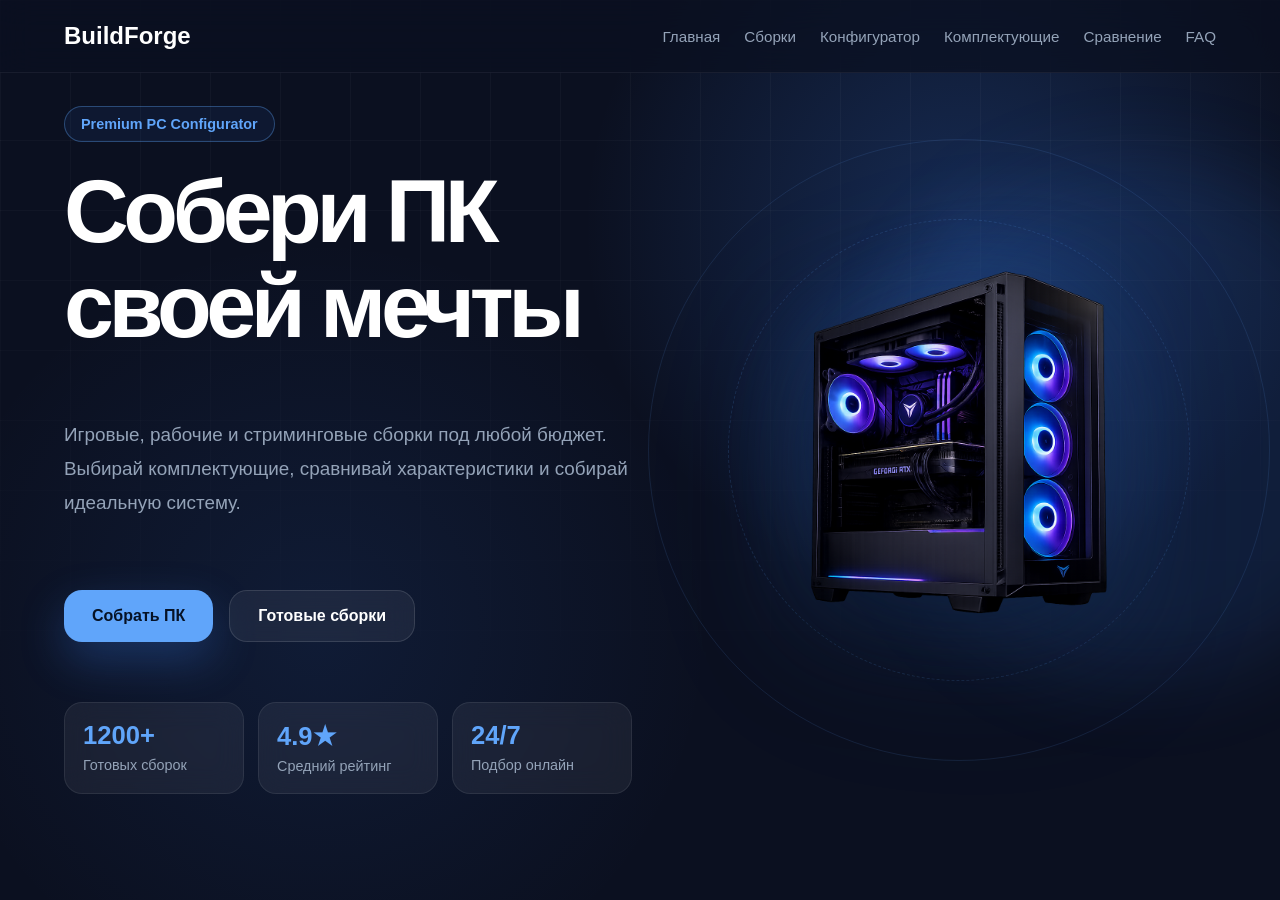
<file: index.html>
<!DOCTYPE html>
<html lang="ru">
<head>
    <meta charset="UTF-8">
    <meta name="viewport" content="width=device-width, initial-scale=1.0">
    <title>BuildForge | PC Configurator</title>

    <link rel="stylesheet" href="./css/style.css">
</head>
<body>

    <header class="header">
        <div class="container header-content">

            <a href="./index.html" class="logo">
                BuildForge
            </a>

            <nav class="nav">
                <a href="./index.html">Главная</a>
                <a href="./builds.html">Сборки</a>
                <a href="./configurator.html">Конфигуратор</a>
                <a href="./components.html">Комплектующие</a>
                <a href="./compare.html">Сравнение</a>
                <a href="./faq.html">FAQ</a>
            </nav>

        </div>
    </header>

    <main>

        <section class="hero">
            <div class="hero-bg"></div>

            <div class="container hero-content">

    <div class="hero-text">

                <span class="hero-badge">
                    Premium PC Configurator
                </span>

<h1>
    Собери ПК своей мечты <br>
</h1>

<div class="hero-space"></div>

                <p>
                    Игровые, рабочие и стриминговые сборки под любой бюджет.
                    Выбирай комплектующие, сравнивай характеристики и собирай
                    идеальную систему.
                </p>

                <div class="hero-actions">
                    <a href="./configurator.html" class="btn btn-primary">
                        Собрать ПК
                    </a>

                    <a href="./builds.html" class="btn btn-secondary">
                        Готовые сборки
                    </a>
                </div>
				
				<div class="hero-stats">
    <div class="hero-stat">
        <strong>1200+</strong>
        <span>Готовых сборок</span>
    </div>

    <div class="hero-stat">
        <strong>4.9★</strong>
        <span>Средний рейтинг</span>
    </div>

    <div class="hero-stat">
        <strong>24/7</strong>
        <span>Подбор онлайн</span>
    </div>
</div>

    </div>

<div class="hero-visual">
    <div class="hero-pc-glow"></div>

    <img
        src="./images/hero-pc.png"
        alt="Игровой ПК BuildForge"
        class="hero-pc"
    >
</div>

            </div>
        </section>




    </main>

    <script src="./js/script.js"></script>
</body>
</html>
</file>
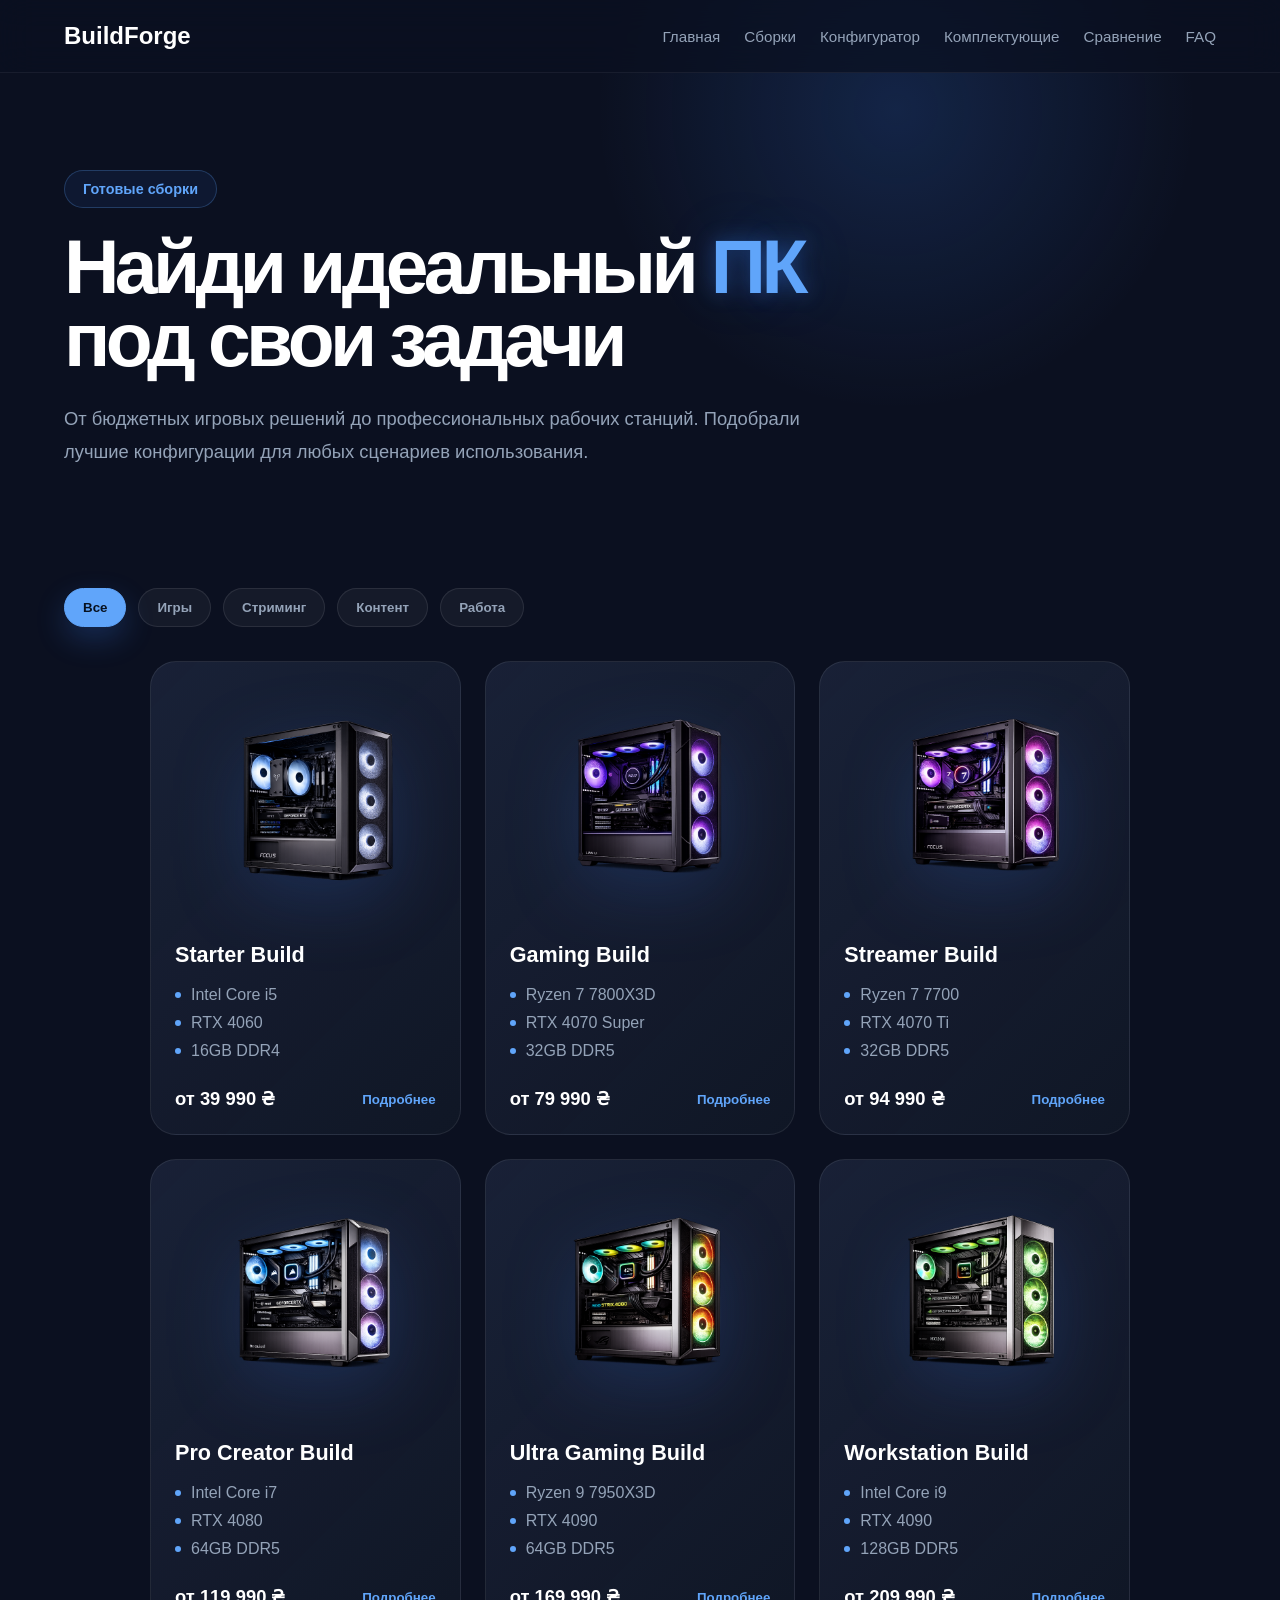
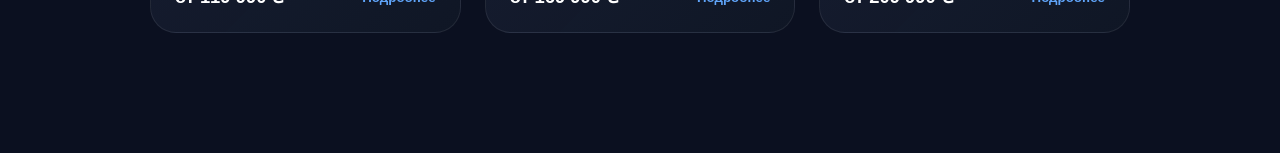
<file: builds.html>
<!DOCTYPE html>
<html lang="ru">
<head>
    <meta charset="UTF-8">
    <meta name="viewport" content="width=device-width, initial-scale=1.0">
    <title>Готовые сборки | BuildForge</title>

    <link rel="stylesheet" href="./css/style.css">
</head>
<body>

<header class="header">
    <div class="container header-content">
        <a href="./index.html" class="logo">BuildForge</a>

        <nav class="nav">
            <a href="./index.html">Главная</a>
            <a href="./builds.html">Сборки</a>
            <a href="./configurator.html">Конфигуратор</a>
            <a href="./components.html">Комплектующие</a>
            <a href="./compare.html">Сравнение</a>
            <a href="./faq.html">FAQ</a>
        </nav>
    </div>
</header>

<main>

<section class="page-hero">
    <div class="container">
        <span class="section-label">Готовые сборки</span>

        <h1>
            Найди идеальный <span>ПК</span><br>
            под свои задачи
        </h1>

        <p>
            От бюджетных игровых решений до профессиональных рабочих станций.
            Подобрали лучшие конфигурации для любых сценариев использования.
        </p>
    </div>
</section>

<section class="builds-page">
    <div class="container">

        <div class="build-filters">
            <button class="filter-btn active" data-filter="all">Все</button>
            <button class="filter-btn" data-filter="games">Игры</button>
            <button class="filter-btn" data-filter="streaming">Стриминг</button>
            <button class="filter-btn" data-filter="content">Контент</button>
            <button class="filter-btn" data-filter="work">Работа</button>
        </div>

        <div class="builds-grid">

            <article class="build-card" data-category="games">
                <img src="./images/starter-build.png" alt="Starter Build">

                <h3>Starter Build</h3>

                <ul>
                    <li>Intel Core i5</li>
                    <li>RTX 4060</li>
                    <li>16GB DDR4</li>
                </ul>

                <div class="build-bottom">
                    <strong>от 39 990 ₴</strong>

                    <button
                        class="build-link open-build-modal"
                        data-title="Starter Build"
                        data-image="./images/starter-build.png"
                        data-price="от 39 990 ₴"
                        data-description="Стартовая сборка для Full HD игр, учёбы и повседневной работы."
                        data-cpu="Intel Core i5"
                        data-gpu="RTX 4060"
                        data-ram="16GB DDR4"
                        data-ssd="1TB NVMe"
                        data-cs="180"
                        data-fortnite="95"
                        data-cyberpunk="45"
                    >
                        Подробнее
                    </button>
                </div>
            </article>

            <article class="build-card" data-category="games">
                <img src="./images/gaming-build.png" alt="Gaming Build">

                <h3>Gaming Build</h3>

                <ul>
                    <li>Ryzen 7 7800X3D</li>
                    <li>RTX 4070 Super</li>
                    <li>32GB DDR5</li>
                </ul>

                <div class="build-bottom">
                    <strong>от 79 990 ₴</strong>

                    <button
                        class="build-link open-build-modal"
                        data-title="Gaming Build"
                        data-image="./images/gaming-build.png"
                        data-price="от 79 990 ₴"
                        data-description="Сбалансированная игровая сборка для современных игр в Full HD и 2K."
                        data-cpu="Ryzen 7 7800X3D"
                        data-gpu="RTX 4070 Super"
                        data-ram="32GB DDR5"
                        data-ssd="1TB NVMe"
                        data-cs="420"
                        data-fortnite="220"
                        data-cyberpunk="105"
                    >
                        Подробнее
                    </button>
                </div>
            </article>

            <article class="build-card" data-category="streaming">
                <img src="./images/streamer-build.png" alt="Streamer Build">

                <h3>Streamer Build</h3>

                <ul>
                    <li>Ryzen 7 7700</li>
                    <li>RTX 4070 Ti</li>
                    <li>32GB DDR5</li>
                </ul>

                <div class="build-bottom">
                    <strong>от 94 990 ₴</strong>

                    <button
                        class="build-link open-build-modal"
                        data-title="Streamer Build"
                        data-image="./images/streamer-build.png"
                        data-price="от 94 990 ₴"
                        data-description="Сборка для игр, стриминга и записи контента без просадок."
                        data-cpu="Ryzen 7 7700"
                        data-gpu="RTX 4070 Ti"
                        data-ram="32GB DDR5"
                        data-ssd="2TB NVMe"
                        data-cs="460"
                        data-fortnite="250"
                        data-cyberpunk="125"
                    >
                        Подробнее
                    </button>
                </div>
            </article>

            <article class="build-card" data-category="content">
                <img src="./images/creator-build.png" alt="Pro Creator Build">

                <h3>Pro Creator Build</h3>

                <ul>
                    <li>Intel Core i7</li>
                    <li>RTX 4080</li>
                    <li>64GB DDR5</li>
                </ul>

                <div class="build-bottom">
                    <strong>от 119 990 ₴</strong>

                    <button
                        class="build-link open-build-modal"
                        data-title="Pro Creator Build"
                        data-image="./images/creator-build.png"
                        data-price="от 119 990 ₴"
                        data-description="Мощная сборка для монтажа, 3D, графики и профессиональных задач."
                        data-cpu="Intel Core i7"
                        data-gpu="RTX 4080"
                        data-ram="64GB DDR5"
                        data-ssd="2TB NVMe"
                        data-cs="520"
                        data-fortnite="280"
                        data-cyberpunk="150"
                    >
                        Подробнее
                    </button>
                </div>
            </article>

            <article class="build-card" data-category="games">
                <img src="./images/ultra-build.png" alt="Ultra Gaming Build">

                <h3>Ultra Gaming Build</h3>

                <ul>
                    <li>Ryzen 9 7950X3D</li>
                    <li>RTX 4090</li>
                    <li>64GB DDR5</li>
                </ul>

                <div class="build-bottom">
                    <strong>от 169 990 ₴</strong>

                    <button
                        class="build-link open-build-modal"
                        data-title="Ultra Gaming Build"
                        data-image="./images/ultra-build.png"
                        data-price="от 169 990 ₴"
                        data-description="Флагманская игровая сборка для 2K, 4K и максимальных настроек."
                        data-cpu="Ryzen 9 7950X3D"
                        data-gpu="RTX 4090"
                        data-ram="64GB DDR5"
                        data-ssd="2TB NVMe"
                        data-cs="650"
                        data-fortnite="360"
                        data-cyberpunk="210"
                    >
                        Подробнее
                    </button>
                </div>
            </article>

            <article class="build-card" data-category="work">
                <img src="./images/workstation-build.png" alt="Workstation Build">

                <h3>Workstation Build</h3>

                <ul>
                    <li>Intel Core i9</li>
                    <li>RTX 4090</li>
                    <li>128GB DDR5</li>
                </ul>

                <div class="build-bottom">
                    <strong>от 209 990 ₴</strong>

                    <button
                        class="build-link open-build-modal"
                        data-title="Workstation Build"
                        data-image="./images/workstation-build.png"
                        data-price="от 209 990 ₴"
                        data-description="Профессиональная рабочая станция для тяжёлых задач и больших проектов."
                        data-cpu="Intel Core i9"
                        data-gpu="RTX 4090"
                        data-ram="128GB DDR5"
                        data-ssd="4TB NVMe"
                        data-cs="620"
                        data-fortnite="330"
                        data-cyberpunk="190"
                    >
                        Подробнее
                    </button>
                </div>
            </article>

        </div>
    </div>
</section>

</main>

<div class="modal-overlay" id="buildModal">
    <div class="build-modal">

        <button class="modal-close" id="modalClose">×</button>

        <div class="modal-image">
            <img id="modalImage" src="./images/starter-build.png" alt="Build">
        </div>

        <div class="modal-info">
            <span class="section-label">BuildForge</span>

            <h2 id="modalTitle">Starter Build</h2>

            <p id="modalDescription">Описание сборки</p>

            <div class="modal-price" id="modalPrice">
                от 39 990 ₴
            </div>

            <div class="build-rating">
                ★ 4.9 • Рекомендуем
            </div>

            <div class="modal-specs">
                <div>
                    <span>CPU</span>
                    <strong id="modalCpu">Intel Core i5</strong>
                </div>

                <div>
                    <span>GPU</span>
                    <strong id="modalGpu">RTX 4060</strong>
                </div>

                <div>
                    <span>RAM</span>
                    <strong id="modalRam">16GB DDR4</strong>
                </div>

                <div>
                    <span>SSD</span>
                    <strong id="modalSsd">1TB NVMe</strong>
                </div>
            </div>

            <div class="fps-box">
                <h3>
                    Игровая производительность
                    <span class="fps-quality">1080p Ultra</span>
                </h3>

                <div class="fps-list">
                    <p>
                        <span>CS2</span>
                        <strong id="fpsCs">180 FPS</strong>
                    </p>

                    <p>
                        <span>Fortnite</span>
                        <strong id="fpsFortnite">95 FPS</strong>
                    </p>

                    <p>
                        <span>Cyberpunk 2077</span>
                        <strong id="fpsCyberpunk">45 FPS</strong>
                    </p>
                </div>
            </div>

            <a href="./configurator.html" class="btn btn-primary">
                Собрать на базе
            </a>
        </div>

    </div>
</div>

    </div>
</div>

<script src="./js/script.js"></script>
</body>
</html>
</file>
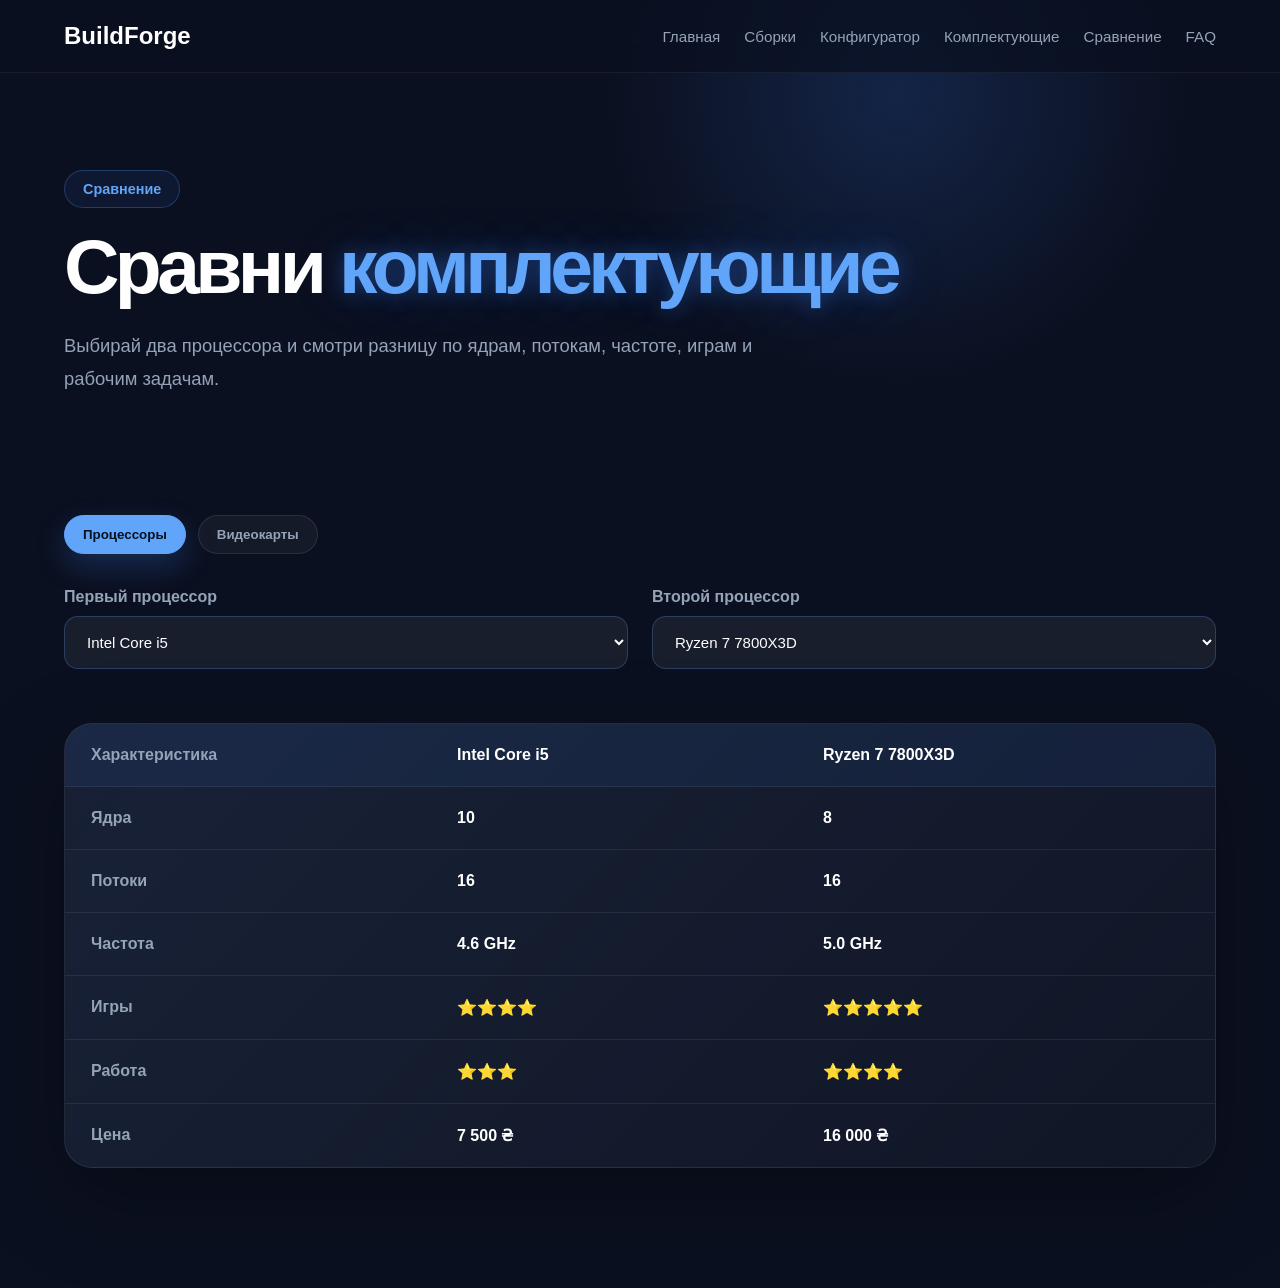
<file: compare.html>
<!DOCTYPE html>
<html lang="ru">
<head>
    <meta charset="UTF-8">
    <meta name="viewport" content="width=device-width, initial-scale=1.0">
    <title>Сравнение | BuildForge</title>

    <link rel="stylesheet" href="./css/style.css">
</head>
<body>

<header class="header">
    <div class="container header-content">
        <a href="./index.html" class="logo">BuildForge</a>

        <nav class="nav">
            <a href="./index.html">Главная</a>
            <a href="./builds.html">Сборки</a>
            <a href="./configurator.html">Конфигуратор</a>
            <a href="./components.html">Комплектующие</a>
            <a href="./compare.html">Сравнение</a>
            <a href="./faq.html">FAQ</a>
        </nav>
    </div>
</header>

<main>

<section class="page-hero">
    <div class="container">
        <span class="section-label">Сравнение</span>

        <h1>
            Сравни <span>комплектующие</span>
        </h1>

        <p>
            Выбирай два процессора и смотри разницу по ядрам,
            потокам, частоте, играм и рабочим задачам.
        </p>
    </div>
</section>

<section class="compare-page">
    <div class="container">
	
	<div class="build-filters">
<button class="filter-btn active" id="cpuCompareBtn">Процессоры</button>
<button class="filter-btn" id="gpuCompareBtn">Видеокарты</button>
</div>

        <div class="compare-selects">

            <div class="config-group">
                <label id="compareLabelA">Первый процессор</label>
                <select id="compareCpuA">
                    <option value="i5">Intel Core i5</option>
                    <option value="ryzen7">Ryzen 7 7800X3D</option>
                    <option value="i9">Intel Core i9</option>
                </select>
            </div>

            <div class="config-group">
                <label id="compareLabelB">Второй процессор</label>
                <select id="compareCpuB">
                    <option value="ryzen7">Ryzen 7 7800X3D</option>
                    <option value="i5">Intel Core i5</option>
                    <option value="i9">Intel Core i9</option>
                </select>
            </div>

        </div>

        <div class="compare-table">
            <div class="compare-row compare-head">
                <span>Характеристика</span>
                <strong id="cpuAName">Intel Core i5</strong>
                <strong id="cpuBName">Ryzen 7 7800X3D</strong>
            </div>

            <div class="compare-row">
                <span>Ядра</span>
                <strong id="cpuACores">10</strong>
                <strong id="cpuBCores">8</strong>
            </div>

            <div class="compare-row">
                <span>Потоки</span>
                <strong id="cpuAThreads">16</strong>
                <strong id="cpuBThreads">16</strong>
            </div>

            <div class="compare-row">
                <span>Частота</span>
                <strong id="cpuAFrequency">4.6 GHz</strong>
                <strong id="cpuBFrequency">5.0 GHz</strong>
            </div>

            <div class="compare-row">
                <span>Игры</span>
                <strong id="cpuAGaming">⭐⭐⭐⭐</strong>
                <strong id="cpuBGaming">⭐⭐⭐⭐⭐</strong>
            </div>

            <div class="compare-row">
                <span>Работа</span>
                <strong id="cpuAWork">⭐⭐⭐</strong>
                <strong id="cpuBWork">⭐⭐⭐⭐</strong>
            </div>

            <div class="compare-row">
                <span>Цена</span>
                <strong id="cpuAPrice">7 500 ₴</strong>
                <strong id="cpuBPrice">16 000 ₴</strong>
            </div>
        </div>

    </div>
</section>

</main>

<script src="./js/script.js"></script>
</body>
</html>
</file>
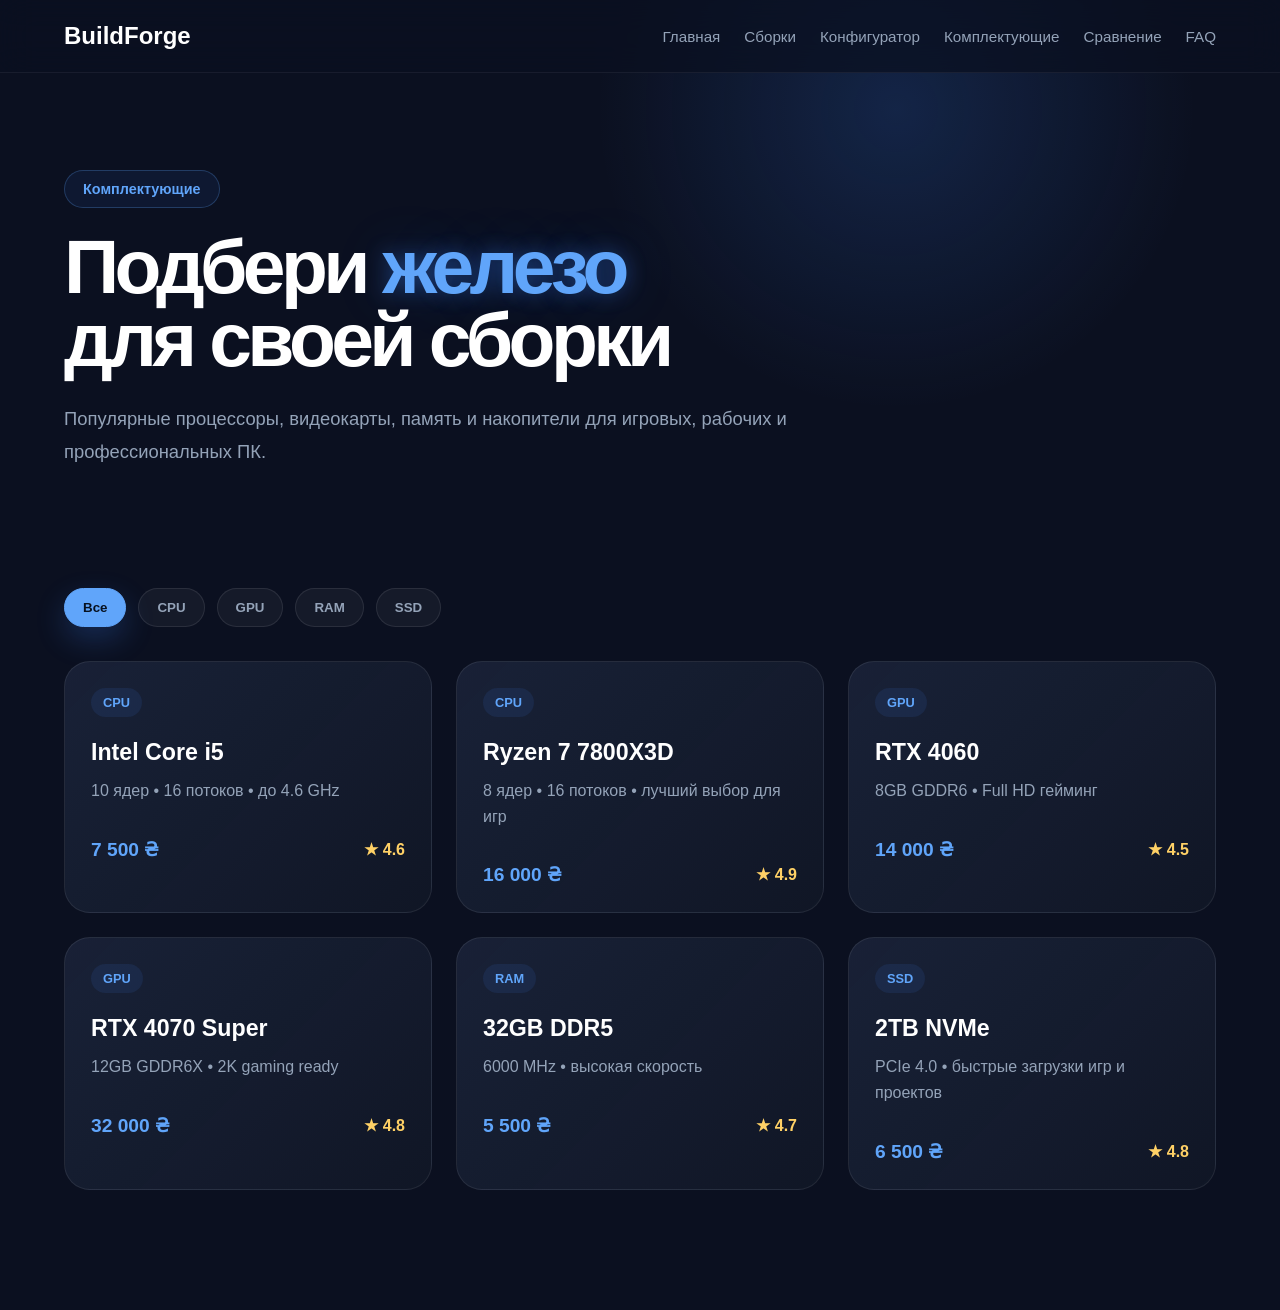
<file: components.html>
<!DOCTYPE html>
<html lang="ru">
<head>
    <meta charset="UTF-8">
    <meta name="viewport" content="width=device-width, initial-scale=1.0">
    <title>Комплектующие | BuildForge</title>

    <link rel="stylesheet" href="./css/style.css">
</head>
<body>

<header class="header">
    <div class="container header-content">
        <a href="./index.html" class="logo">BuildForge</a>

        <nav class="nav">
            <a href="./index.html">Главная</a>
            <a href="./builds.html">Сборки</a>
            <a href="./configurator.html">Конфигуратор</a>
            <a href="./components.html">Комплектующие</a>
            <a href="./compare.html">Сравнение</a>
            <a href="./faq.html">FAQ</a>
        </nav>
    </div>
</header>

<main>

<section class="page-hero">
    <div class="container">
        <span class="section-label">Комплектующие</span>

        <h1>
            Подбери <span>железо</span><br>
            для своей сборки
        </h1>

        <p>
            Популярные процессоры, видеокарты, память и накопители
            для игровых, рабочих и профессиональных ПК.
        </p>
    </div>
</section>

<section class="components-page">
    <div class="container">

        <div class="build-filters">
            <button class="filter-btn active" data-component-filter="all">Все</button>
            <button class="filter-btn" data-component-filter="cpu">CPU</button>
            <button class="filter-btn" data-component-filter="gpu">GPU</button>
            <button class="filter-btn" data-component-filter="ram">RAM</button>
            <button class="filter-btn" data-component-filter="ssd">SSD</button>
        </div>

        <div class="components-grid">

            <article class="component-card" data-component="cpu">
                <span class="component-type">CPU</span>
                <h3>Intel Core i5</h3>
                <p>10 ядер • 16 потоков • до 4.6 GHz</p>

                <div class="component-bottom">
                    <strong>7 500 ₴</strong>
                    <span>★ 4.6</span>
                </div>
            </article>

            <article class="component-card" data-component="cpu">
                <span class="component-type">CPU</span>
                <h3>Ryzen 7 7800X3D</h3>
                <p>8 ядер • 16 потоков • лучший выбор для игр</p>

                <div class="component-bottom">
                    <strong>16 000 ₴</strong>
                    <span>★ 4.9</span>
                </div>
            </article>

            <article class="component-card" data-component="gpu">
                <span class="component-type">GPU</span>
                <h3>RTX 4060</h3>
                <p>8GB GDDR6 • Full HD гейминг</p>

                <div class="component-bottom">
                    <strong>14 000 ₴</strong>
                    <span>★ 4.5</span>
                </div>
            </article>

            <article class="component-card" data-component="gpu">
                <span class="component-type">GPU</span>
                <h3>RTX 4070 Super</h3>
                <p>12GB GDDR6X • 2K gaming ready</p>

                <div class="component-bottom">
                    <strong>32 000 ₴</strong>
                    <span>★ 4.8</span>
                </div>
            </article>

            <article class="component-card" data-component="ram">
                <span class="component-type">RAM</span>
                <h3>32GB DDR5</h3>
                <p>6000 MHz • высокая скорость</p>

                <div class="component-bottom">
                    <strong>5 500 ₴</strong>
                    <span>★ 4.7</span>
                </div>
            </article>

            <article class="component-card" data-component="ssd">
                <span class="component-type">SSD</span>
                <h3>2TB NVMe</h3>
                <p>PCIe 4.0 • быстрые загрузки игр и проектов</p>

                <div class="component-bottom">
                    <strong>6 500 ₴</strong>
                    <span>★ 4.8</span>
                </div>
            </article>

        </div>

    </div>
</section>

</main>

<script src="./js/script.js"></script>
</body>
</html>
</file>
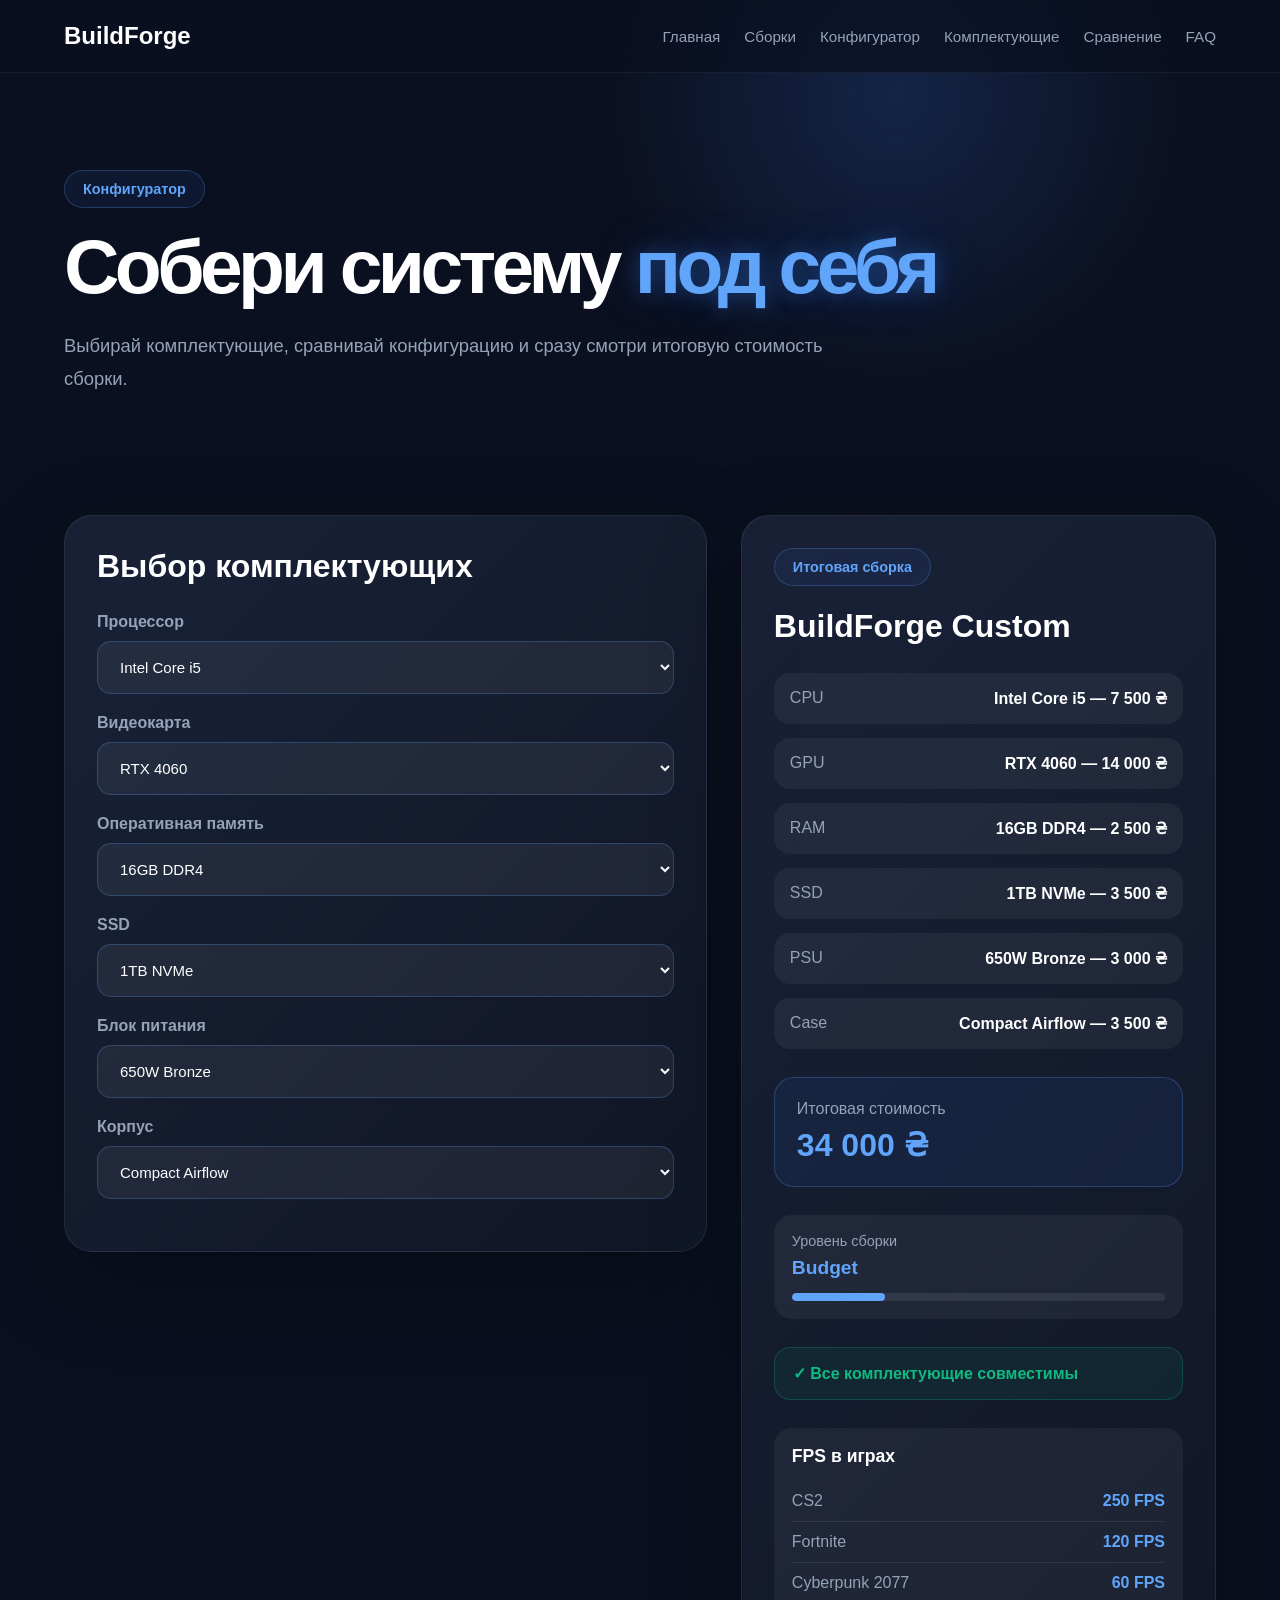
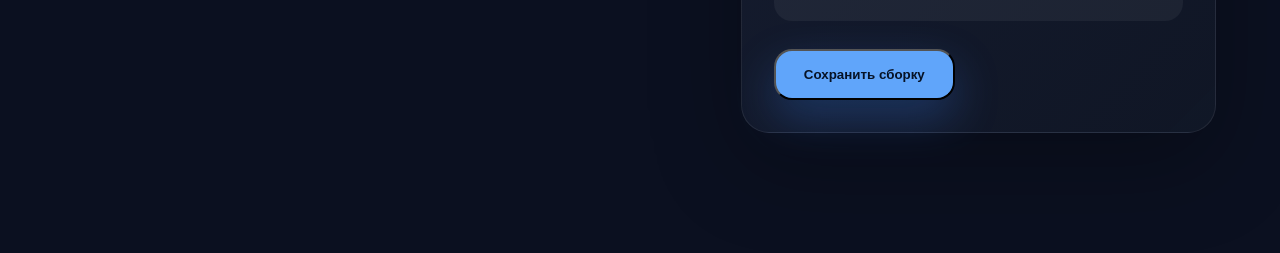
<file: configurator.html>
<!DOCTYPE html>
<html lang="ru">
<head>
    <meta charset="UTF-8">
    <meta name="viewport" content="width=device-width, initial-scale=1.0">
    <title>Конфигуратор ПК | BuildForge</title>

    <link rel="stylesheet" href="./css/style.css">
</head>
<body>

    <header class="header">
        <div class="container header-content">

            <a href="./index.html" class="logo">
                BuildForge
            </a>

            <nav class="nav">
                <a href="./index.html">Главная</a>
                <a href="./builds.html">Сборки</a>
                <a href="./configurator.html">Конфигуратор</a>
                <a href="./components.html">Комплектующие</a>
                <a href="./compare.html">Сравнение</a>
                <a href="./faq.html">FAQ</a>
            </nav>

        </div>
    </header>

    <main>

        <section class="page-hero">
            <div class="container">

                <span class="section-label">
                    Конфигуратор
                </span>

                <h1>
                    Собери систему <span>под себя</span>
                </h1>

                <p>
                    Выбирай комплектующие, сравнивай конфигурацию
                    и сразу смотри итоговую стоимость сборки.
                </p>

            </div>
        </section>

        <section class="configurator">
            <div class="container configurator-content">

                <div class="config-panel">

                    <h2>Выбор комплектующих</h2>

                    <div class="config-group">
                        <label>Процессор</label>
<select id="cpuSelect">
    <option value="7500">Intel Core i5</option>
    <option value="16000">Ryzen 7 7800X3D</option>
    <option value="24000">Intel Core i9</option>
</select>
                    </div>

                    <div class="config-group">
                        <label>Видеокарта</label>
                        <select id="gpuSelect">
                            <option value="14000">RTX 4060</option>
                            <option value="32000">RTX 4070 Super</option>
                            <option value="85000">RTX 4090</option>
                        </select>
                    </div>

                    <div class="config-group">
                        <label>Оперативная память</label>
                        <select id="ramSelect">
                            <option value="2500">16GB DDR4</option>
                            <option value="5500">32GB DDR5</option>
                            <option value="10500">64GB DDR5</option>
                        </select>
                    </div>

                    <div class="config-group">
                        <label>SSD</label>
                        <select id="ssdSelect">
                            <option value="3500">1TB NVMe</option>
                            <option value="6500">2TB NVMe</option>
                            <option value="12000">4TB NVMe</option>
                        </select>
                    </div>

                    <div class="config-group">
                        <label>Блок питания</label>
                        <select id="psuSelect">
                            <option value="3000">650W Bronze</option>
                            <option value="5000">750W Gold</option>
                            <option value="9000">1000W Platinum</option>
                        </select>
                    </div>

                    <div class="config-group">
                        <label>Корпус</label>
                        <select id="caseSelect">
                            <option value="3500">Compact Airflow</option>
                            <option value="5500">RGB Gaming Case</option>
                            <option value="8500">Premium Glass Case</option>
                        </select>
                    </div>

                </div>

                <aside class="config-summary">

                    <span class="section-label">
                        Итоговая сборка
                    </span>

                    <h2>BuildForge Custom</h2>

                    <div class="summary-list">

                        <p>
                            <span>CPU</span>
                            <strong id="cpuResult">Intel Core i5 — 7 500 ₴</strong>
                        </p>

                        <p>
                            <span>GPU</span>
                            <strong id="gpuResult">RTX 4060 — 14 000 ₴</strong>
                        </p>

                        <p>
                            <span>RAM</span>
                            <strong id="ramResult">16GB DDR4 — 2 500 ₴</strong>
                        </p>

                        <p>
                            <span>SSD</span>
                            <strong id="ssdResult">1TB NVMe — 3 500 ₴</strong>
                        </p>

                        <p>
                            <span>PSU</span>
                            <strong id="psuResult">650W Bronze — 3 000 ₴</strong>
                        </p>

                        <p>
                            <span>Case</span>
                            <strong id="caseResult">Compact Airflow — 3 500 ₴</strong>
                        </p>

                    </div>

                    <div class="summary-total">
                        <span>Итоговая стоимость</span>
                        <strong id="totalPrice">34 000 ₴</strong>
                    </div>
					
					<div class="build-level">
    <span>Уровень сборки</span>
    <strong id="buildLevel">Budget</strong>

    <div class="level-bar">
        <div id="levelProgress"></div>
    </div>
</div>



<div class="compatibility-box" id="compatibilityBox">
    ✓ Все комплектующие совместимы
</div>

<div class="config-fps">
    <h3>FPS в играх</h3>

    <p>
        <span>CS2</span>
        <strong id="configFpsCs">250 FPS</strong>
    </p>

    <p>
        <span>Fortnite</span>
        <strong id="configFpsFortnite">120 FPS</strong>
    </p>

    <p>
        <span>Cyberpunk 2077</span>
        <strong id="configFpsCyberpunk">60 FPS</strong>
    </p>
</div>

<button class="btn btn-primary" id="saveBuildBtn">
    Сохранить сборку
</button>

                </aside>

            </div>
        </section>

    </main>
	
	<div class="save-toast" id="saveToast">
    Сборка сохранена
</div>

    <script src="./js/script.js"></script>
</body>
</html>
</file>
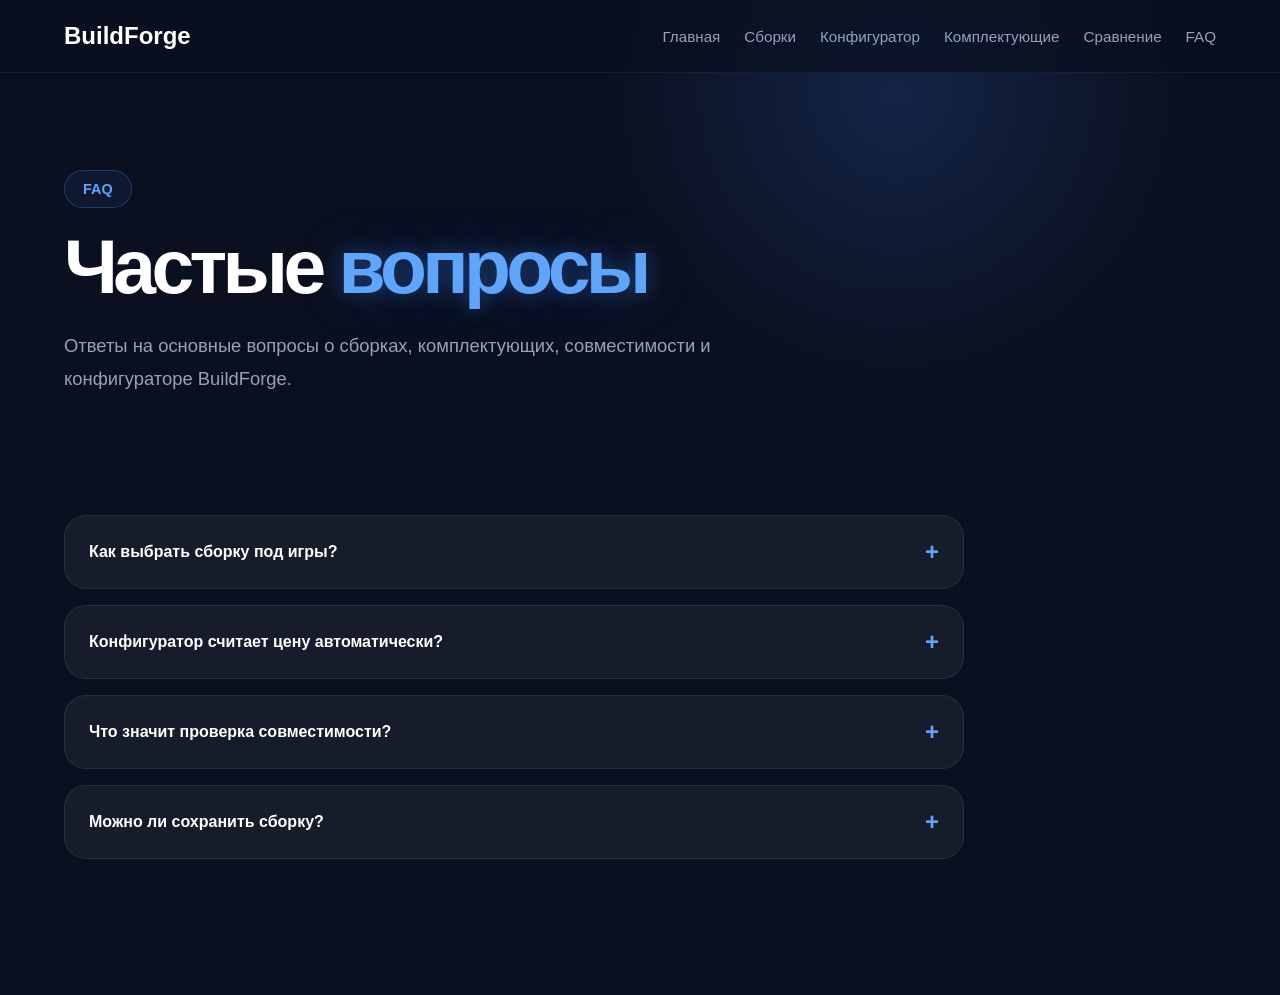
<file: faq.html>
<!DOCTYPE html>
<html lang="ru">
<head>
    <meta charset="UTF-8">
    <meta name="viewport" content="width=device-width, initial-scale=1.0">
    <title>FAQ | BuildForge</title>

    <link rel="stylesheet" href="./css/style.css">
</head>
<body>

<header class="header">
    <div class="container header-content">
        <a href="./index.html" class="logo">BuildForge</a>

        <nav class="nav">
            <a href="./index.html">Главная</a>
            <a href="./builds.html">Сборки</a>
            <a href="./configurator.html">Конфигуратор</a>
            <a href="./components.html">Комплектующие</a>
            <a href="./compare.html">Сравнение</a>
            <a href="./faq.html">FAQ</a>
        </nav>
    </div>
</header>

<main>

<section class="page-hero">
    <div class="container">
        <span class="section-label">FAQ</span>

        <h1>
            Частые <span>вопросы</span>
        </h1>

        <p>
            Ответы на основные вопросы о сборках, комплектующих,
            совместимости и конфигураторе BuildForge.
        </p>
    </div>
</section>

<section class="faq-page">
    <div class="container">

        <div class="faq-list">

            <div class="faq-item">
                <button class="faq-question">
                    Как выбрать сборку под игры?
                    <span>+</span>
                </button>

                <div class="faq-answer">
                    <p>
                        Для Full HD подойдёт Starter Build, для 2K лучше Gaming Build,
                        а для максимальных настроек и 4K — Ultra Gaming Build.
                    </p>
                </div>
            </div>

            <div class="faq-item">
                <button class="faq-question">
                    Конфигуратор считает цену автоматически?
                    <span>+</span>
                </button>

                <div class="faq-answer">
                    <p>
                        Да. При выборе процессора, видеокарты, памяти, SSD,
                        блока питания и корпуса итоговая цена обновляется сразу.
                    </p>
                </div>
            </div>

            <div class="faq-item">
                <button class="faq-question">
                    Что значит проверка совместимости?
                    <span>+</span>
                </button>

                <div class="faq-answer">
                    <p>
                        Сайт показывает предупреждение, если выбранная видеокарта
                        требует более мощный блок питания.
                    </p>
                </div>
            </div>

            <div class="faq-item">
                <button class="faq-question">
                    Можно ли сохранить сборку?
                    <span>+</span>
                </button>

                <div class="faq-answer">
                    <p>
                        Да. Кнопка сохранения запоминает выбранные комплектующие,
                        и сборка остаётся после перезагрузки страницы.
                    </p>
                </div>
            </div>

        </div>

    </div>
</section>

</main>

<script src="./js/script.js"></script>
</body>
</html>
</file>
<file: css/style.css>
/* VARIABLES */

:root {
    --bg-main: #0B1020;
    --bg-secondary: #111827;
    --card-bg: #1A2238;

    --primary: #3B82F6;
    --primary-light: #60A5FA;
    --success: #10B981;

    --text-main: #FFFFFF;
    --text-secondary: #94A3B8;

    --radius: 18px;
}

/* RESET */

* {
    margin: 0;
    padding: 0;
    box-sizing: border-box;
}

html {
    scroll-behavior: smooth;
}

body {
    min-height: 100vh;
    background: var(--bg-main);
    color: var(--text-main);
    font-family: Arial, sans-serif;
}

/* GLOBAL */

.container {
    width: min(1200px, 90%);
    margin: 0 auto;
}

a {
    color: inherit;
    text-decoration: none;
}

/* HEADER */

.header {
    position: fixed;
    top: 0;
    left: 0;

    width: 100%;
    padding: 22px 0;

    z-index: 1000;

    background: rgba(11, 16, 32, 0.72);
    backdrop-filter: blur(16px);

    border-bottom: 1px solid rgba(255, 255, 255, 0.06);
}

.header-content {
    display: flex;
    justify-content: space-between;
    align-items: center;
}

.logo {
    color: var(--text-main);
    font-size: 1.5rem;
    font-weight: 800;
}

.logo::span {
    color: var(--primary);
}

.nav {
    display: flex;
    gap: 24px;
}

.nav a {
    color: var(--text-secondary);
    font-size: 0.95rem;
    transition: 0.3s;
}

.nav a:hover {
    color: var(--primary-light);
}

/* HERO */

.hero {
    position: relative;
    min-height: 100vh;

    display: flex;
    align-items: center;

    overflow: hidden;

    background:
        radial-gradient(circle at 75% 25%, rgba(59, 130, 246, 0.24), transparent 32%),
        radial-gradient(circle at 25% 70%, rgba(59, 130, 246, 0.10), transparent 34%),
        var(--bg-main);
}

.hero-bg {
    position: absolute;
    inset: 0;

    background-image:
        linear-gradient(rgba(255, 255, 255, 0.035) 1px, transparent 1px),
        linear-gradient(90deg, rgba(255, 255, 255, 0.035) 1px, transparent 1px);

    background-size: 70px 70px;

    mask-image: linear-gradient(to bottom, black, transparent 85%);
}

.hero::after {
    content: "";

    position: absolute;
    right: -120px;
    top: 18%;

    width: 520px;
    height: 520px;

    border-radius: 50%;
    background: rgba(59, 130, 246, 0.12);

    filter: blur(40px);
}

.hero-content {
    position: relative;
    z-index: 2;

    display: grid;
    grid-template-columns: 1.05fr 0.95fr;
    gap: 70px;
    align-items: center;
}

.hero-text {
    max-width: 760px;
}

.hero-badge {
    display: inline-block;

    margin-bottom: 22px;
    padding: 9px 16px;

    border-radius: 999px;
    border: 1px solid rgba(96, 165, 250, 0.35);

    color: var(--primary-light);
    background: rgba(59, 130, 246, 0.08);

    font-size: 0.9rem;
    font-weight: 700;
}

.hero h1 {
    max-width: 720px;

    margin-bottom: 40px;

    font-size: clamp(3.2rem, 7vw, 6.5rem);
    line-height: 1.05;

    letter-spacing: -0.06em;
}

.hero p {
    max-width: 650px;

    margin-bottom: 60px;

    color: var(--text-secondary);
    font-size: 1.18rem;
    line-height: 1.8;
}

.hero-actions {
    display: flex;
    gap: 16px;
    margin-top: 70px;
}

/* HERO STATS */

.hero-stats {
    margin-top: 60px;

    display: grid;
    grid-template-columns: repeat(3, 1fr);
    gap: 14px;
}

.hero-stat {
    padding: 18px;

    border-radius: 18px;
    border: 1px solid rgba(255, 255, 255, 0.08);

    background: rgba(255, 255, 255, 0.06);
    backdrop-filter: blur(14px);
}

.hero-stat strong {
    display: block;

    margin-bottom: 6px;

    color: var(--primary-light);
    font-size: 1.6rem;
}

.hero-stat span {
    color: var(--text-secondary);
    font-size: 0.9rem;
}

/* HERO VISUAL */

.hero-visual {
    position: relative;

    display: flex;
    align-items: center;
    justify-content: center;

    min-height: 520px;
}

.hero-pc {
    position: relative;
    z-index: 2;

    width: min(700px, 115%);

    display: block;

    filter:
        drop-shadow(0 35px 55px rgba(0, 0, 0, 0.45))
        drop-shadow(0 0 55px rgba(59, 130, 246, 0.28));

    animation: pcFloat 5s ease-in-out infinite;
}

.hero-pc-glow {
    position: absolute;
    z-index: 1;

    width: 420px;
    height: 420px;

    border-radius: 50%;

    background:
        radial-gradient(
            circle,
            rgba(59, 130, 246, 0.35),
            rgba(59, 130, 246, 0.12) 40%,
            transparent 70%
        );

    filter: blur(45px);
}

.hero-visual::before {
    content: "";

    position: absolute;
    z-index: 0;

    width: 620px;
    height: 620px;

    border-radius: 50%;

    border: 1px solid rgba(96, 165, 250, 0.12);
}

.hero-visual::after {
    content: "";

    position: absolute;
    z-index: 0;

    width: 460px;
    height: 460px;

    border-radius: 50%;

    border: 1px dashed rgba(96, 165, 250, 0.16);
}

@keyframes pcFloat {
    0%,
    100% {
        transform: translateY(0);
    }

    50% {
        transform: translateY(-14px);
    }
}

.btn {
    display: inline-flex;
    align-items: center;
    justify-content: center;

    padding: 16px 28px;

    border-radius: var(--radius);

    font-weight: 800;

    transition: 0.3s ease;
}

.btn-primary {
    color: #061225;
    background: var(--primary-light);

    box-shadow: 0 18px 45px rgba(59, 130, 246, 0.28);
}

.btn-secondary {
    color: var(--text-main);

    border: 1px solid rgba(255, 255, 255, 0.12);
    background: rgba(255, 255, 255, 0.06);

    backdrop-filter: blur(12px);
}

.btn:hover {
    transform: translateY(-4px);
}

.btn-primary:hover {
    background: var(--primary);
}

.btn-secondary:hover {
    border-color: rgba(96, 165, 250, 0.5);
    color: var(--primary-light);
}

.hero-space {
    height: 25px;
}

/* HERO ANIMATION */

.hero-badge,
.hero h1,
.hero p,
.hero-actions,
.hero-stats {
    opacity: 0;
    transform: translateY(28px);
    animation: heroFadeUp 0.8s ease forwards;
}

.hero-badge {
    animation-delay: 0.1s;
}

.hero h1 {
    animation-delay: 0.25s;
}

.hero p {
    animation-delay: 0.4s;
}

.hero-actions {
    animation-delay: 0.55s;
}

.hero-stats {
    animation-delay: 0.7s;
}

.hero-visual {
    opacity: 0;
    animation: heroVisualFade 1s ease forwards;
    animation-delay: 0.35s;
}

@keyframes heroVisualFade {
    to {
        opacity: 1;
    }
}

@keyframes heroFadeUp {
    to {
        opacity: 1;
        transform: translateY(0);
    }
}

/* PAGE HERO */

.page-hero {
    padding: 170px 0 80px;

    background:
        radial-gradient(circle at 70% 20%, rgba(59, 130, 246, 0.18), transparent 30%),
        var(--bg-main);
}

.page-hero h1 {
    margin-bottom: 26px;

    font-size: clamp(3rem, 6vw, 5.8rem);
    line-height: .95;
    letter-spacing: -0.06em;

    max-width: 900px;
}

.page-hero h1 span {
    color: var(--primary-light);

    text-shadow:
        0 0 20px rgba(59,130,246,.4),
        0 0 60px rgba(59,130,246,.2);
}

.page-hero p {
    max-width: 760px;

    color: var(--text-secondary);

    font-size: 1.15rem;
    line-height: 1.8;
}

/* BUILDS PAGE */

.builds-page {
    padding: 40px 0 120px;
}

.builds-grid {
    width: min(980px, 100%);
    margin: 0 auto;

    display: grid;
    grid-template-columns: repeat(3, 1fr);
    gap: 24px;
}

.build-card {
    position: relative;
    overflow: hidden;

    padding: 24px;

    border-radius: 26px;
    border: 1px solid rgba(255, 255, 255, 0.08);

    background: linear-gradient(
        135deg,
        rgba(26, 34, 56, 0.95),
        rgba(17, 24, 39, 0.85)
    );

    transition: 0.35s ease;
}

.build-card:hover {
    transform: translateY(-10px);
    border-color: rgba(96, 165, 250, 0.35);
    box-shadow:
        0 30px 90px rgba(0, 0, 0, 0.4),
        0 0 45px rgba(59, 130, 246, 0.12);
}

.build-card img {
    width: 100%;
    height: 230px;

    object-fit: contain;

    margin-bottom: 22px;

    filter: drop-shadow(0 20px 35px rgba(59, 130, 246, 0.18));

    transition: 0.35s ease;
}

.build-card:hover img {
    transform: scale(1.06);
}

.build-card h3 {
    margin-bottom: 18px;

    font-size: 1.35rem;
}

.build-card ul {
    list-style: none;

    display: grid;
    gap: 10px;

    margin-bottom: 28px;

    color: var(--text-secondary);
}

.build-card li {
    position: relative;

    padding-left: 16px;
}

.build-card li::before {
    content: "";

    position: absolute;
    left: 0;
    top: 50%;

    width: 6px;
    height: 6px;

    border-radius: 50%;
    background: var(--primary-light);

    transform: translateY(-50%);
}

.build-bottom {
    display: flex;
    justify-content: space-between;
    align-items: center;
    gap: 18px;
}

.build-bottom strong {
    color: var(--text-main);
    font-size: 1.15rem;
}

.build-link {
    color: var(--primary-light);
    font-weight: 800;
    transition: 0.3s;
}

.build-link:hover {
    color: var(--text-main);
}

.section-label {
    display: inline-block;

    margin-bottom: 22px;
    padding: 10px 18px;

    border-radius: 999px;

    color: var(--primary-light);

    background: rgba(59,130,246,.08);
    border: 1px solid rgba(96,165,250,.25);

    font-size: .9rem;
    font-weight: 700;
}

/* BUILD FILTERS */

.build-filters {
    margin-bottom: 34px;

    display: flex;
    gap: 12px;
    flex-wrap: wrap;
}

.filter-btn {
    padding: 11px 18px;

    border-radius: 999px;
    border: 1px solid rgba(255, 255, 255, 0.09);

    color: var(--text-secondary);
    background: rgba(255, 255, 255, 0.045);

    font-weight: 800;
    cursor: pointer;

    transition: 0.3s ease;
}

.filter-btn:hover,
.filter-btn.active {
    color: #07111f;
    background: var(--primary-light);
    border-color: var(--primary-light);

    box-shadow: 0 12px 30px rgba(59, 130, 246, 0.24);
}

/* BUILD MODAL */

.modal-overlay {
    position: fixed;
    inset: 0;

    display: flex;
    align-items: center;
    justify-content: center;

    padding: 30px;

    background: rgba(3, 7, 18, 0.72);
    backdrop-filter: blur(16px);

    opacity: 0;
    visibility: hidden;

    z-index: 2000;

    transition: 0.3s ease;
}

.modal-overlay.active {
    opacity: 1;
    visibility: visible;
}

.build-modal {
    position: relative;

    width: min(980px, 100%);

    display: grid;
    grid-template-columns: 0.95fr 1.05fr;
    gap: 36px;

    padding: 34px;

    border-radius: 32px;
    border: 1px solid rgba(96, 165, 250, 0.22);

    background:
        linear-gradient(
            135deg,
            rgba(26, 34, 56, 0.98),
            rgba(11, 16, 32, 0.98)
        );

    box-shadow:
        0 40px 120px rgba(0, 0, 0, 0.55),
        0 0 70px rgba(59, 130, 246, 0.16);

    transform: translateY(28px) scale(0.96);
    transition: 0.35s ease;
}

.modal-overlay.active .build-modal {
    transform: translateY(0) scale(1);
}

.modal-close {
    position: absolute;
    top: 18px;
    right: 20px;

    width: 42px;
    height: 42px;

    border: none;
    border-radius: 50%;

    color: var(--text-main);
    background: rgba(255, 255, 255, 0.08);

    font-size: 1.6rem;
    cursor: pointer;

    transition: 0.3s ease;
}

.modal-close:hover {
    background: var(--primary-light);
    color: #07111f;
}

.modal-image {
    display: flex;
    align-items: center;
    justify-content: center;

    border-radius: 24px;

    background: rgba(255, 255, 255, 0.04);
}

.modal-image img {
    width: 100%;

    filter: drop-shadow(0 25px 45px rgba(59, 130, 246, 0.2));
}

.modal-info h2 {
    margin-bottom: 18px;

    font-size: clamp(2rem, 4vw, 3.4rem);
    line-height: 1;
    letter-spacing: -0.04em;
}

.modal-info p {
    margin-bottom: 24px;

    color: var(--text-secondary);
    font-size: 1rem;
    line-height: 1.7;
}

.modal-price {
    margin-bottom: 24px;

    color: var(--primary-light);
    font-size: 1.8rem;
    font-weight: 900;
}

.modal-specs {
    display: grid;
    grid-template-columns: repeat(2, 1fr);
    gap: 14px;

    margin-bottom: 28px;
}

.modal-specs div {
    padding: 16px;

    border-radius: 16px;
    border: 1px solid rgba(255, 255, 255, 0.08);

    background: rgba(255, 255, 255, 0.05);
}

.modal-specs span {
    display: block;

    margin-bottom: 6px;

    color: var(--text-secondary);
    font-size: 0.85rem;
}

.modal-specs strong {
    color: var(--text-main);
}

.build-link {
    border: none;
    background: none;
    cursor: pointer;
}

/* CONFIGURATOR */

.configurator {
    padding: 40px 0 120px;
}

.configurator-content {
    display: grid;
    grid-template-columns: 1.15fr 0.85fr;
    gap: 34px;
    align-items: start;
}

.config-panel,
.config-summary {
    padding: 32px;

    border-radius: 28px;
    border: 1px solid rgba(255, 255, 255, 0.08);

    background:
        linear-gradient(
            135deg,
            rgba(26, 34, 56, 0.95),
            rgba(17, 24, 39, 0.88)
        );

    box-shadow:
        0 30px 90px rgba(0, 0, 0, 0.28);
}

.config-panel h2,
.config-summary h2 {
    margin-bottom: 28px;
    font-size: 2rem;
}

.config-group {
    display: grid;
    gap: 10px;

    margin-bottom: 20px;
}

.config-group label {
    color: var(--text-secondary);
    font-weight: 700;
}

.config-group select {
    width: 100%;
    padding: 16px 18px;

    border-radius: 16px;
    border: 1px solid rgba(255, 255, 255, 0.09);

    color: var(--text-main);
    background: rgba(255, 255, 255, 0.06);

    outline: none;
    font-size: 1rem;
}

.config-group select:focus {
    border-color: rgba(96, 165, 250, 0.5);
    box-shadow: 0 0 25px rgba(59, 130, 246, 0.12);
}

.config-summary {
    position: sticky;
    top: 110px;
}

.summary-list {
    display: grid;
    gap: 14px;

    margin-bottom: 28px;
}

.summary-list p {
    display: flex;
    justify-content: space-between;
    gap: 18px;

    padding: 16px;

    border-radius: 16px;

    background: rgba(255, 255, 255, 0.05);
}

.summary-list span,
.summary-total span {
    color: var(--text-secondary);
}

.summary-total {
    margin-bottom: 28px;
    padding: 22px;

    border-radius: 20px;
    border: 1px solid rgba(96, 165, 250, 0.25);

    background: rgba(59, 130, 246, 0.08);
}

.summary-total strong {
    display: block;

    margin-top: 8px;

    color: var(--primary-light);
    font-size: 2rem;
}

.config-group select {
    width: 100%;

    padding: 16px 18px;

    background: rgba(255,255,255,0.06);
    color: white;

    border: 1px solid rgba(96,165,250,0.25);
    border-radius: 14px;

    font-size: 15px;

    outline: none;
}

.config-group select:focus {
    border-color: #60A5FA;
    box-shadow: 0 0 20px rgba(96,165,250,.15);
}

.config-group select option {
    background: #111827;
    color: #ffffff;
}

/* SAVE TOAST */

.save-toast {
    position: fixed;
    right: 30px;
    bottom: 30px;

    padding: 16px 22px;

    border-radius: 16px;

    color: #07111f;
    background: var(--primary-light);

    font-weight: 900;

    opacity: 0;
    transform: translateY(20px);

    pointer-events: none;

    z-index: 3000;

    transition: 0.3s ease;
}

.save-toast.active {
    opacity: 1;
    transform: translateY(0);
}

.fps-box {
    margin-bottom: 28px;
}

.fps-box h3 {
    margin-bottom: 14px;
    font-size: 1.15rem;
}

.fps-list {
    display: grid;
    gap: 8px;
}

.fps-list p {
    display: flex;
    justify-content: space-between;

    padding: 10px 14px;

    border-radius: 14px;
    background: rgba(255, 255, 255, 0.05);
}

.fps-list span {
    color: var(--text-secondary);
}

.fps-list strong {
    color: var(--primary-light);
}

.fps-quality {
    margin-left: 10px;
    color: var(--primary-light);
    font-size: 0.8rem;
    font-weight: 600;
}

.build-rating {
    display: inline-flex;
    align-items: center;
    gap: 8px;

    margin: 18px 0 28px;
    padding: 8px 14px;

    border: 1px solid rgba(95, 164, 255, .2);
    border-radius: 999px;

    background: rgba(95, 164, 255, .08);

    font-size: 13px;
    font-weight: 600;
    color: #dfe8ff;
}

.build-level {
    margin-bottom: 28px;
    padding: 18px;

    border-radius: 18px;
    background: rgba(255, 255, 255, 0.05);
}

.build-level span {
    display: block;
    margin-bottom: 8px;

    color: var(--text-secondary);
    font-size: 0.9rem;
}

.build-level strong {
    display: block;
    margin-bottom: 14px;

    color: var(--primary-light);
    font-size: 1.2rem;
}

.level-bar {
    height: 8px;
    overflow: hidden;

    border-radius: 999px;
    background: rgba(255, 255, 255, 0.08);
}

.level-bar div {
    width: 25%;
    height: 100%;

    border-radius: inherit;
    background: var(--primary-light);

    transition: 0.35s ease;
}

.compatibility-box {
    margin-bottom: 28px;
    padding: 16px 18px;

    border-radius: 16px;

    color: #10B981;
    background: rgba(16, 185, 129, 0.08);
    border: 1px solid rgba(16, 185, 129, 0.25);

    font-weight: 800;
}

.compatibility-box.warning {
    color: #F59E0B;
    background: rgba(245, 158, 11, 0.08);
    border-color: rgba(245, 158, 11, 0.3);
}

.config-fps {
    margin-bottom: 28px;
    padding: 18px;

    border-radius: 18px;
    background: rgba(255, 255, 255, 0.05);
}

.config-fps h3 {
    margin-bottom: 14px;
    font-size: 1.1rem;
}

.config-fps p {
    display: flex;
    justify-content: space-between;

    padding: 11px 0;

    border-bottom: 1px solid rgba(255, 255, 255, 0.08);
}

.config-fps p:last-child {
    border-bottom: none;
}

.config-fps span {
    color: var(--text-secondary);
}

.config-fps strong {
    color: var(--primary-light);
}

/* COMPARE PAGE */

.compare-page {
    padding: 40px 0 120px;
}

.compare-selects {
    display: grid;
    grid-template-columns: repeat(2, 1fr);
    gap: 24px;

    margin-bottom: 34px;
}

.compare-table {
    overflow: hidden;

    border-radius: 28px;
    border: 1px solid rgba(255, 255, 255, 0.08);

    background:
        linear-gradient(
            135deg,
            rgba(26, 34, 56, 0.95),
            rgba(17, 24, 39, 0.88)
        );

    box-shadow: 0 30px 90px rgba(0, 0, 0, 0.28);
}

.compare-row {
    display: grid;
    grid-template-columns: 1fr 1fr 1fr;

    padding: 22px 26px;

    border-bottom: 1px solid rgba(255, 255, 255, 0.07);
}

.compare-row:last-child {
    border-bottom: none;
}

.compare-head {
    background: rgba(59, 130, 246, 0.08);
}

.compare-row span {
    color: var(--text-secondary);
    font-weight: 700;
}

.compare-row strong {
    color: var(--text-main);
}

/* COMPONENTS PAGE */

.components-page {
    padding: 40px 0 120px;
}

.components-grid {
    display: grid;
    grid-template-columns: repeat(3, 1fr);
    gap: 24px;
}

.component-card {
    padding: 26px;

    border-radius: 26px;
    border: 1px solid rgba(255, 255, 255, 0.08);

    background:
        linear-gradient(
            135deg,
            rgba(26, 34, 56, 0.95),
            rgba(17, 24, 39, 0.88)
        );

    transition: 0.35s ease;
}

.component-card:hover {
    transform: translateY(-8px);
    border-color: rgba(96, 165, 250, 0.35);

    box-shadow:
        0 20px 60px rgba(0, 0, 0, 0.35),
        0 0 35px rgba(59, 130, 246, 0.12);
}

.component-type {
    display: inline-flex;

    margin-bottom: 22px;
    padding: 7px 12px;

    border-radius: 999px;

    color: var(--primary-light);
    background: rgba(59, 130, 246, 0.1);

    font-size: 0.8rem;
    font-weight: 900;
}

.component-card h3 {
    margin-bottom: 12px;
    font-size: 1.45rem;
}

.component-card p {
    margin-bottom: 34px;

    color: var(--text-secondary);
    line-height: 1.6;
}

.component-bottom {
    display: flex;
    justify-content: space-between;
    align-items: center;
}

.component-bottom strong {
    color: var(--primary-light);
    font-size: 1.2rem;
}

.component-bottom span {
    color: #FFD166;
    font-weight: 800;
}

/* FAQ PAGE */

.faq-page {
    padding: 40px 0 120px;
}

.faq-list {
    max-width: 900px;
}

.faq-item {
    margin-bottom: 16px;

    border-radius: 22px;
    border: 1px solid rgba(255, 255, 255, 0.08);

    background: rgba(255, 255, 255, 0.05);

    overflow: hidden;
}

.faq-question {
    width: 100%;
    padding: 22px 24px;

    display: flex;
    justify-content: space-between;
    align-items: center;
    gap: 20px;

    border: none;
    background: none;

    color: var(--text-main);

    font-size: 1rem;
    font-weight: 900;
    text-align: left;

    cursor: pointer;
}

.faq-question span {
    color: var(--primary-light);
    font-size: 1.5rem;
}

.faq-answer {
    max-height: 0;
    overflow: hidden;

    transition: 0.35s ease;
}

.faq-answer p {
    padding: 0 24px 22px;

    color: var(--text-secondary);
    line-height: 1.7;
}

.faq-item.active .faq-answer {
    max-height: 180px;
}

.faq-item.active .faq-question span {
    transform: rotate(45deg);
}

@media (max-width: 768px) {

    .container {
        width: 90%;
    }

    .header {
        padding: 18px 0;
    }

    .header-content {
        flex-direction: column;
        gap: 14px;
    }

    .logo {
        font-size: 1.6rem;
    }

    .nav {
        width: 100%;
        display: flex;
        flex-wrap: wrap;
        justify-content: center;
        gap: 10px 18px;
    }

    .nav a {
        font-size: 0.85rem;
        white-space: nowrap;
    }

    .page-hero {
        padding-top: 190px;
    }

    .page-hero h1,
    .hero h1 {
        font-size: 3rem !important;
        line-height: 1.05;
        letter-spacing: -0.04em;
    }

    .page-hero p,
    .hero p {
        font-size: 1.05rem;
        line-height: 1.7;
    }

    .hero {
        padding: 240px 0 80px;
        min-height: auto;
    }

    .hero-content {
        grid-template-columns: 1fr;
        gap: 45px;
    }

    .hero-actions {
        gap: 14px;
    }

    .hero-stats {
        grid-template-columns: repeat(3, 1fr);
        gap: 12px;
    }

    .hero-stat {
        padding: 14px;
    }

    .hero-visual {
        display: flex;
        min-height: 340px;
    }

    .hero-pc {
        width: min(340px, 100%);
    }

    .hero-visual::before {
        width: 340px;
        height: 340px;
    }

    .hero-visual::after {
        width: 260px;
        height: 260px;
    }

    .builds-grid,
    .components-grid {
        grid-template-columns: 1fr;
        gap: 22px;
    }

    .build-card,
    .component-card {
        width: 100%;
    }

    .build-card img {
        height: 220px;
        object-fit: contain;
    }

    .build-bottom {
        align-items: center;
        gap: 16px;
    }

    .configurator-content {
        grid-template-columns: 1fr;
    }

    .config-summary {
        position: static;
    }

    .config-panel,
    .config-summary {
        padding: 26px;
    }

    .compare-selects {
        grid-template-columns: 1fr;
    }

    .compare-table {
        overflow-x: auto;
    }

    .compare-row {
        min-width: 620px;
        grid-template-columns: 1fr 1fr 1fr;
        padding: 18px;
    }

    .modal-overlay {
        padding: 18px;
        align-items: flex-start;
        overflow-y: auto;
    }

    .build-modal {
        grid-template-columns: 1fr;
        padding: 24px;
        gap: 22px;
    }

    .modal-image {
        min-height: 260px;
    }

    .modal-image img {
        max-height: 240px;
        object-fit: contain;
    }

    .modal-info h2 {
        font-size: 2.2rem;
    }

    .modal-specs {
        grid-template-columns: 1fr 1fr;
    }

    .faq-list {
        max-width: 100%;
    }

    .faq-question {
        padding: 20px;
        font-size: 1rem;
    }
}
</file>
